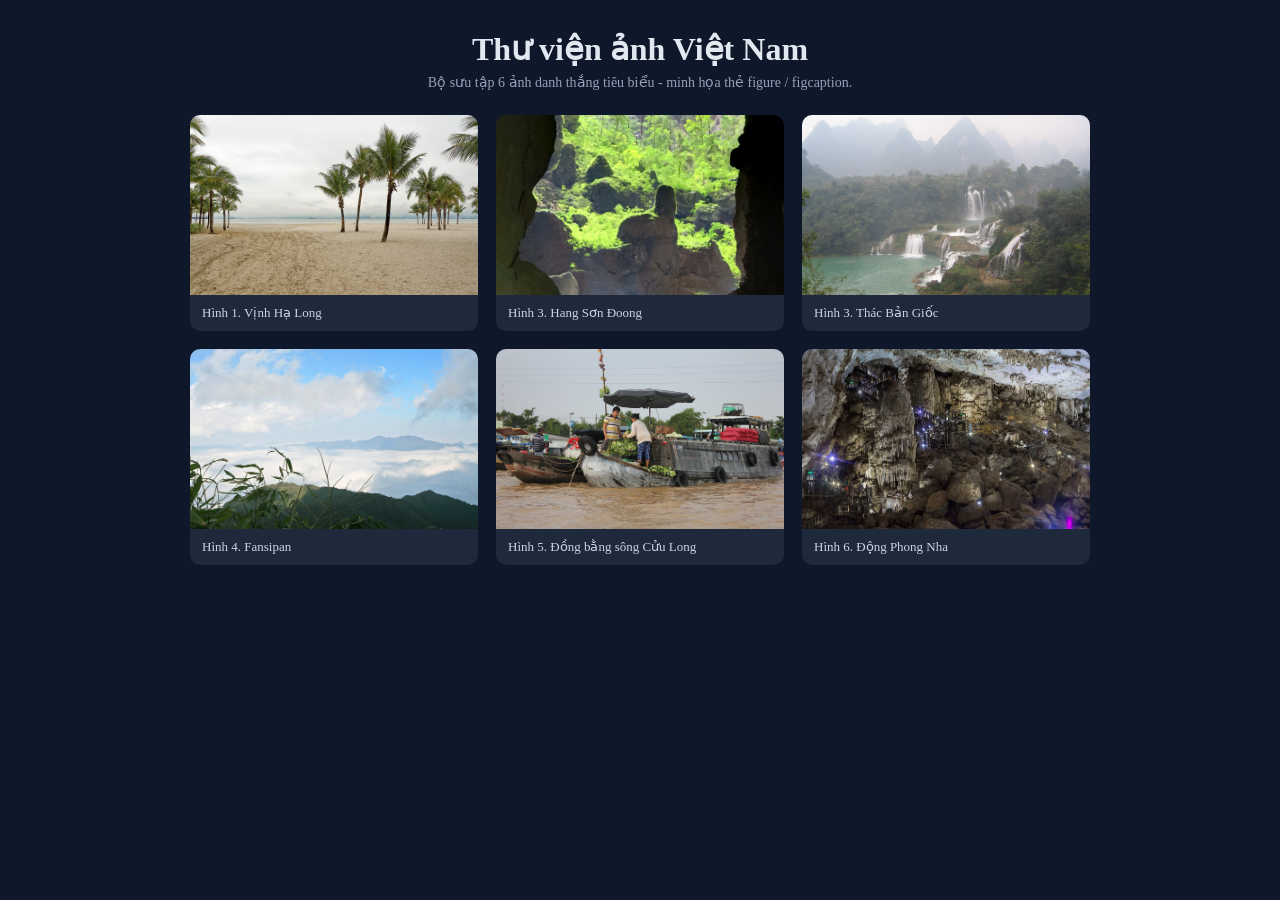
<file: Bai11_html/index.html>
<!DOCTYPE html>
<html lang="en">
<head>
    <meta charset="UTF-8">
    <meta name="viewport" content="width=device-width, initial-scale=1.0">
    <title>Bài 11 - Thư viện ảnh</title>
    <link rel="stylesheet" href="bai11.css">
</head>
<body>
    <header>
        <h1>Thư viện ảnh Việt Nam</h1>
        <p>Bộ sưu tập 6 ảnh danh thắng tiêu biểu - minh họa thẻ figure / figcaption.</p>
    </header>

    <main class="gallery">
        <figure>
            <img src="1-vinh-ha-long.jpg" alt="Vịnh Hạ Long">
            <figcaption>Hình 1. Vịnh Hạ Long</figcaption>
        </figure>
        <figure>
            <img src="2-son-doong.jpg" alt="Sơn-doong">
            <figcaption>Hình 3. Hang Sơn Đoong</figcaption>
        </figure>
        <figure>
            <img src="3-thac-ban-gioc.jpg" alt="Thác Bản Giốc">
            <figcaption>Hình 3. Thác Bản Giốc</figcaption>
        </figure>
        <figure>
            <img src="4-fansipan.jpg" alt="Fansipan">
            <figcaption>Hình 4. Fansipan</figcaption>
        </figure>
        <figure>
            <img src="5-mekong.jpg" alt="Đồng bằng sông Cửu Long">
            <figcaption>Hình 5. Đồng bằng sông Cửu Long</figcaption>
        </figure>
        <figure>
            <img src="6-phong-nha.jpg" alt="Động Phong Nha">
            <figcaption>Hình 6. Động Phong Nha</figcaption>
        </figure>
    </main>
</body>
</html>
</file>
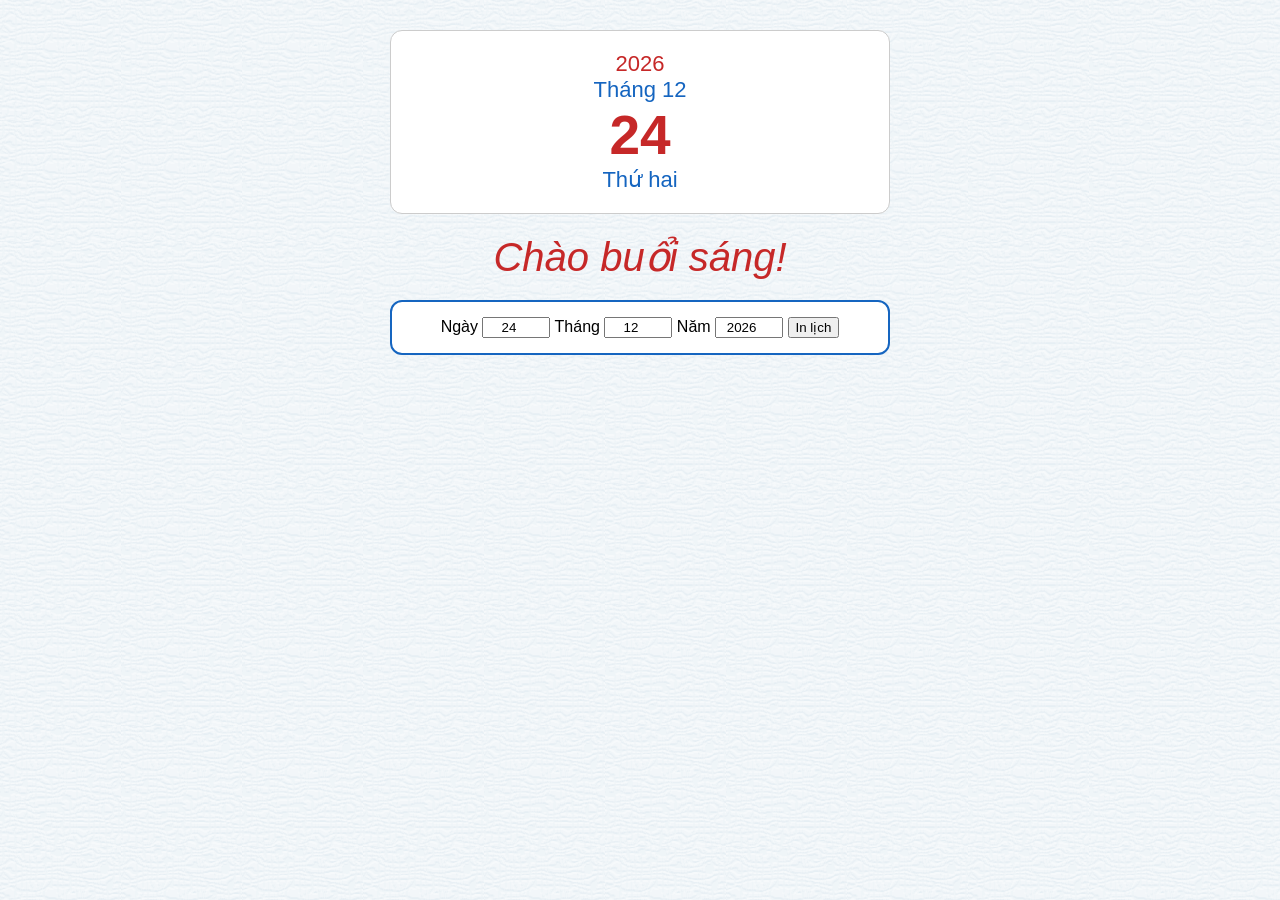
<file: BAi12_html/index.html>
<!DOCTYPE html>
<html lang="en">
<head>
  <meta charset="UTF-8">
  <meta name="viewport" content="width=device-width, initial-scale=1.0">
  <title>Bai12 - In lịch</title>
  <link rel="stylesheet" href="bai12.css">
</head>
<body>
    <div id="khung">
      <div id="olich">
        <div id="nam">2026</div>
        <div id="thang">Tháng 12</div>
        <div id="ngay">24</div>
        <div id="thu">Thứ hai</div>
      </div>
      <div id="loichao">Chào buổi sáng!</div>
      <div id="form">
        Ngày <input type="number" id="inNgay" value="24">
        Tháng <input type="number" id="inThang" value="12">
        Năm <input type="number" id="inNam" value="2026">
        <button id="btnIn">In lịch</button>
      </div>
    </div>
    <script src="bai12.js"></script>
</body>
</html>
</file>
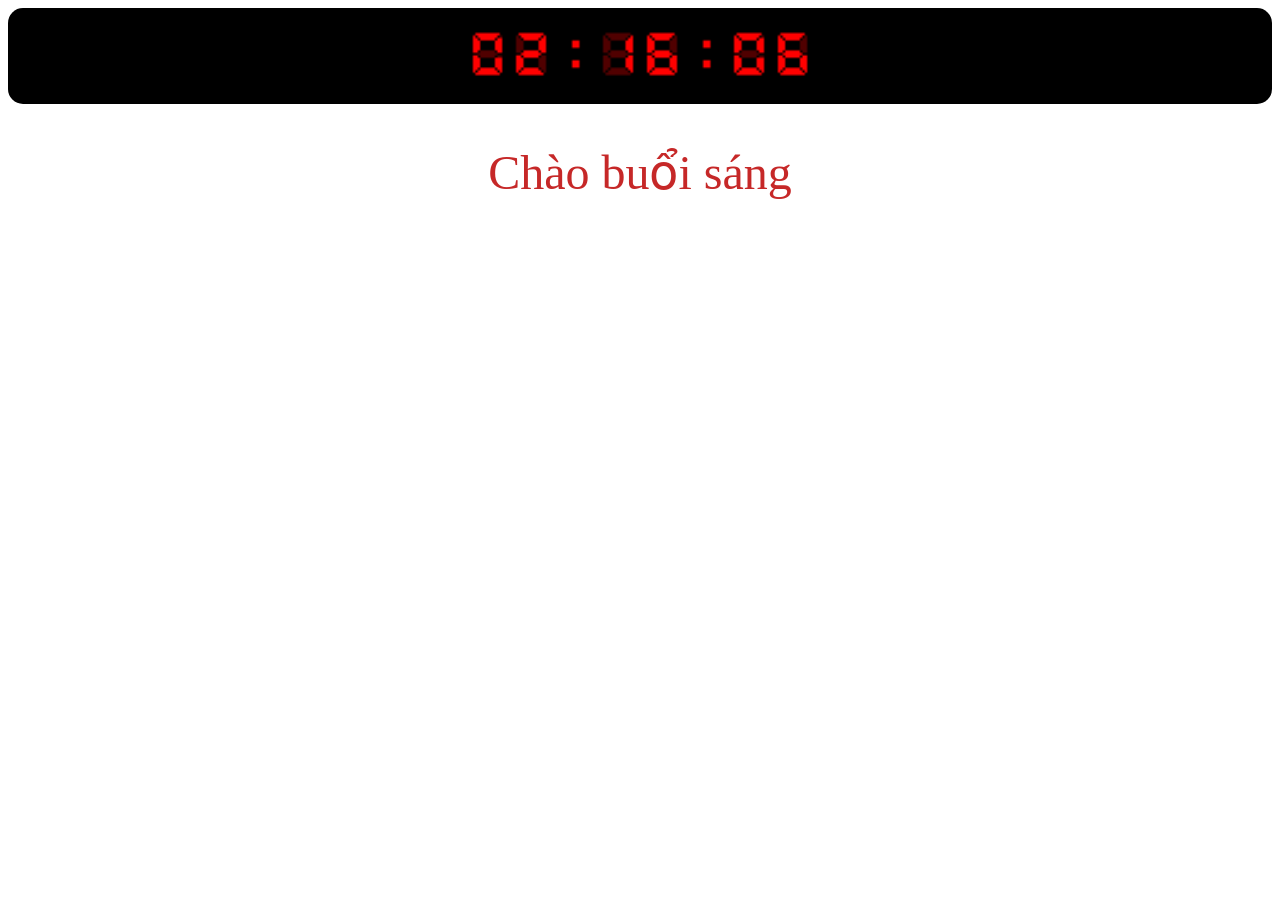
<file: Bai13_html/index.html>
<!DOCTYPE html>
<html lang="en">
<head>
    <meta charset="UTF-8">
    <meta name="viewport" content="width=device-width, initial-scale=1.0">
    <title>Bài 13 - Đồng hồ số</title>
    <link rel="stylesheet" href="bai13.css">
</head>
<body>
    <div id="dongho">
        <img src="00.gif" id="h1">
        <img src="00.gif" id="h2">
        <img src="haicham.gif">
        <img src="00.gif" id="m1">
        <img src="00.gif" id="m2">
        <img src="haicham.gif">
        <img src="00.gif" id="s1">
        <img src="00.gif" id="s2">
    </div>

    <div id="loichao">Chào buổi sáng</div>

    <script src="bai13.js"></script>
</body>
</html>
</file>
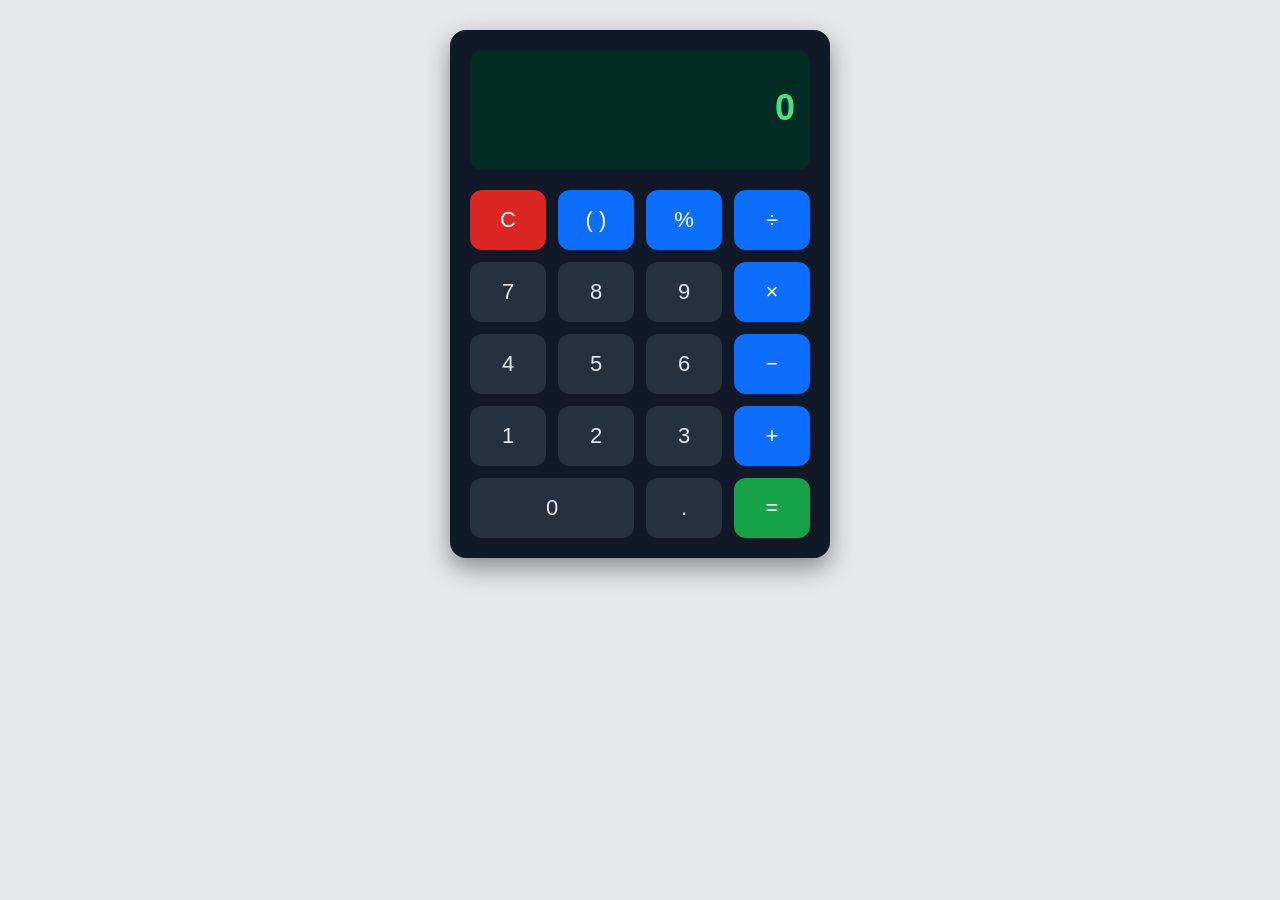
<file: Bai15_html/index.html>
<!DOCTYPE html>
<html lang="vi">
<head>
<meta charset="UTF-8">
<title>Bài 15 - Máy tính đơn giản</title>
<link rel="stylesheet" href="bai15.css">
</head>
<body>
  <div id="maytinh">
    <div id="manhinh">
      <div id="bieuthuc"></div>
      <div id="ketqua">0</div>
    </div>

    <div id="banphim">
      <button class="nut xoa">C</button>
      <button class="nut pheptinh">( )</button>
      <button class="nut pheptinh">%</button>
      <button class="nut pheptinh">÷</button>

      <button class="nut so">7</button>
      <button class="nut so">8</button>
      <button class="nut so">9</button>
      <button class="nut pheptinh">×</button>

      <button class="nut so">4</button>
      <button class="nut so">5</button>
      <button class="nut so">6</button>
      <button class="nut pheptinh">−</button>

      <button class="nut so">1</button>
      <button class="nut so">2</button>
      <button class="nut so">3</button>
      <button class="nut pheptinh">+</button>

      <button class="nut so rong">0</button>
      <button class="nut so">.</button>
      <button class="nut bang">=</button>
    </div>
  </div>

<script src="bai15.js"></script>
</body>
</html>
</file>
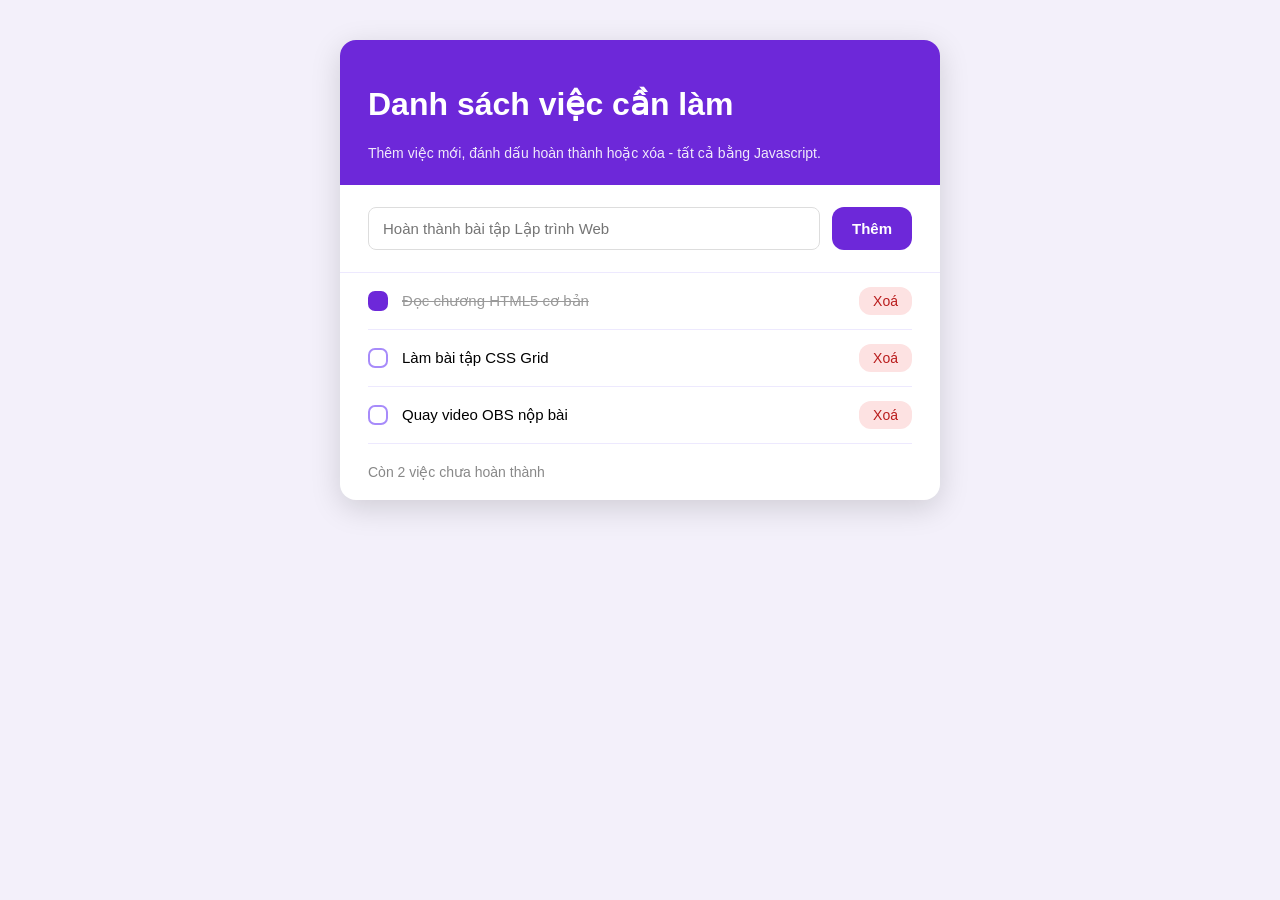
<file: Bai16_html/index.html>
<!DOCTYPE html>
<html lang="en">
<head>
    <meta charset="UTF-8">
    <meta name="viewport" content="width=device-width, initial-scale=1.0">
    <title>Bài 16 - Danh sách việc cần làm</title>
    <link rel="stylesheet" href="bai16.css">
</head>
<body>
    <div class="app">
        <div class="header">
            <h1>Danh sách việc cần làm</h1>
            <p>Thêm việc mới, đánh dấu hoàn thành hoặc xóa - tất cả bằng Javascript.</p>
        </div>

        <div class="form">
            <input type="text" id="input" placeholder="Hoàn thành bài tập Lập trình Web">
            <button id="btnThem">Thêm</button>
        </div>

        <ul id="list"></ul>
        <div class="footer" id="count"></div>
    </div>
    <script src="bai16.js"></script>
</body>
</html>
</file>
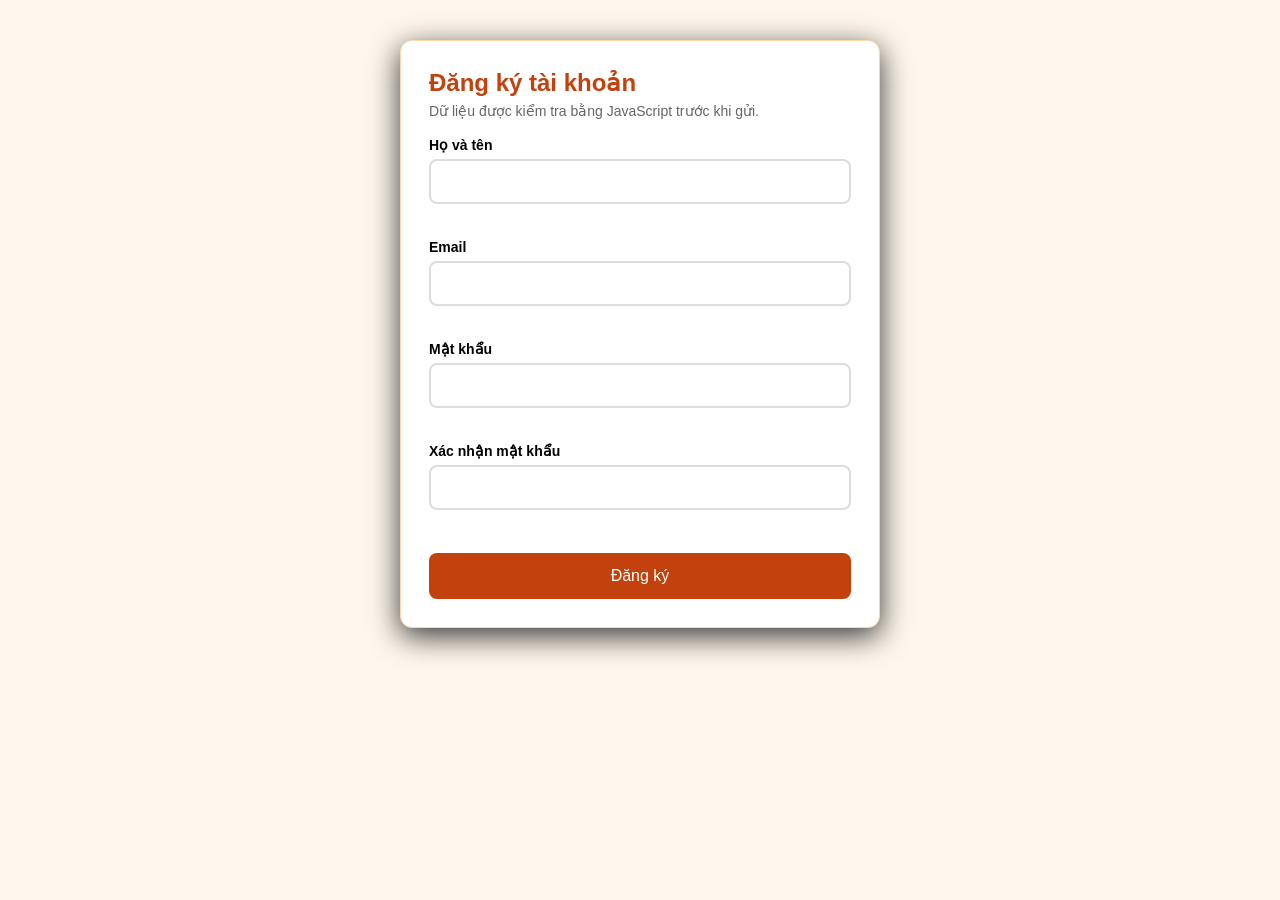
<file: Bai17_html/index.html>
<!DOCTYPE html>
<html lang="en">
<head>
    <meta charset="UTF-8">
    <meta name="viewport" content="width=device-width, initial-scale=1.0">
    <title>Bài 17  - Kiểm tra biểu mẫu</title>
    <link rel="stylesheet" href="bai17.css">
</head>
<body>
    <form id="form" class="form" novalidate>
        <h1>Đăng ký tài khoản</h1>
        <p class="mota">
            Dữ liệu được kiểm tra bằng JavaScript trước khi gửi.
        </p>

        <label for="hoten">Họ và tên</label>
        <input type="text" id="hoten">
        <div class="msg" id="mag-hoten"></div>

        <label for="">Email</label>
        <input type="text" id="email">
        <div class="msg" id="msg-email"></div>

        <label for="">Mật khẩu</label>
        <input type="text" id="matkhau">
        <div class="msg" id="msg-matkhau"></div>

        <label for="">Xác nhận mật khẩu</label>
        <input type="text" id="xacnhan">
        <div class="msg" id="msg-xacnhan"></div>

        <button type="submit">Đăng ký</button>

    </form>

    <script src="bai17.js"></script>
</body>
</html>
</file>
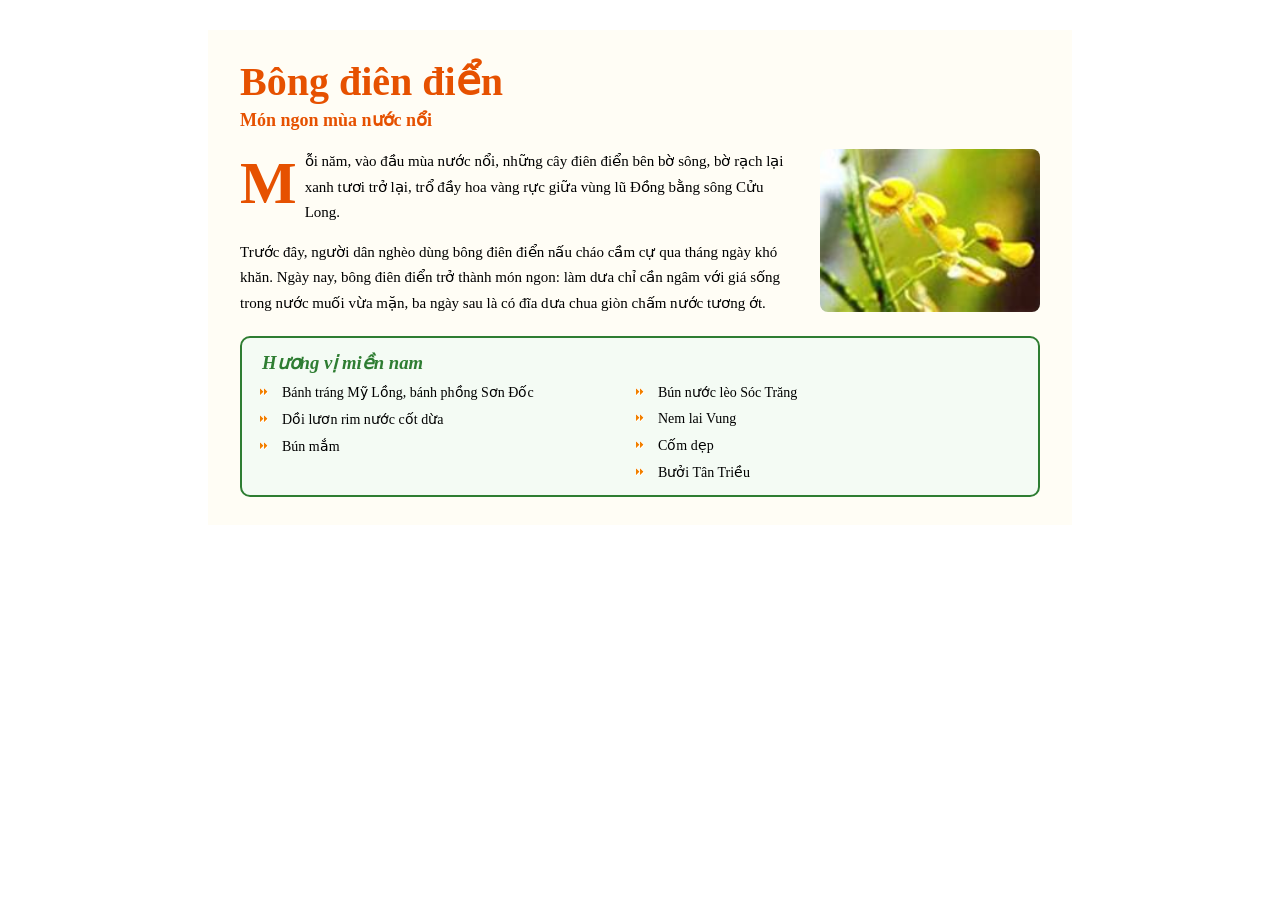
<file: Bai18_html/index.html>
<!DOCTYPE html>
<html lang="en">

<head>
    <meta charset="UTF-8">
    <meta name="viewport" content="width=device-width, initial-scale=1.0">
    <title>Bài 18 - Bông điên điển</title>
    <link rel="stylesheet" href="bai18.css">
</head>

<body>
    <div class="trang">
        <h1>Bông điên điển</h1>
        <h2>Món ngon mùa nước nổi</h2>

        <img src="Diendien.jpg" alt="Bông điên điển">

        <p class="dau">Mỗi năm, vào đầu mùa nước nổi, những cây điên điển bên bờ sông, bờ rạch lại xanh tươi trở lại,
            trổ đầy hoa vàng rực giữa vùng lũ Đồng bằng sông Cửu Long.</p>
        <p>Trước đây, người dân nghèo dùng bông điên điển nấu cháo cầm cự qua tháng ngày khó khăn. Ngày nay, bông điên
            điển trở thành món ngon: làm dưa chỉ cần ngâm với giá sống trong nước muối vừa mặn, ba ngày sau là có đĩa
            dưa chua giòn chấm nước tương ớt.</p>

        <div class="huongvi">
            <h3>Hương vị miền nam</h3>
            <ul>
                <li>Bánh tráng Mỹ Lồng, bánh phồng Sơn Đốc</li>
                <li>Dồi lươn rim nước cốt dừa</li>
                <li>Bún mắm</li>
                <li>Bún nước lèo Sóc Trăng</li>
                <li>Nem lai Vung</li>
                <li>Cốm dẹp</li>
                <li>Bưởi Tân Triều</li>
            </ul>
        </div>
    </div>
</body>

</html>
</file>
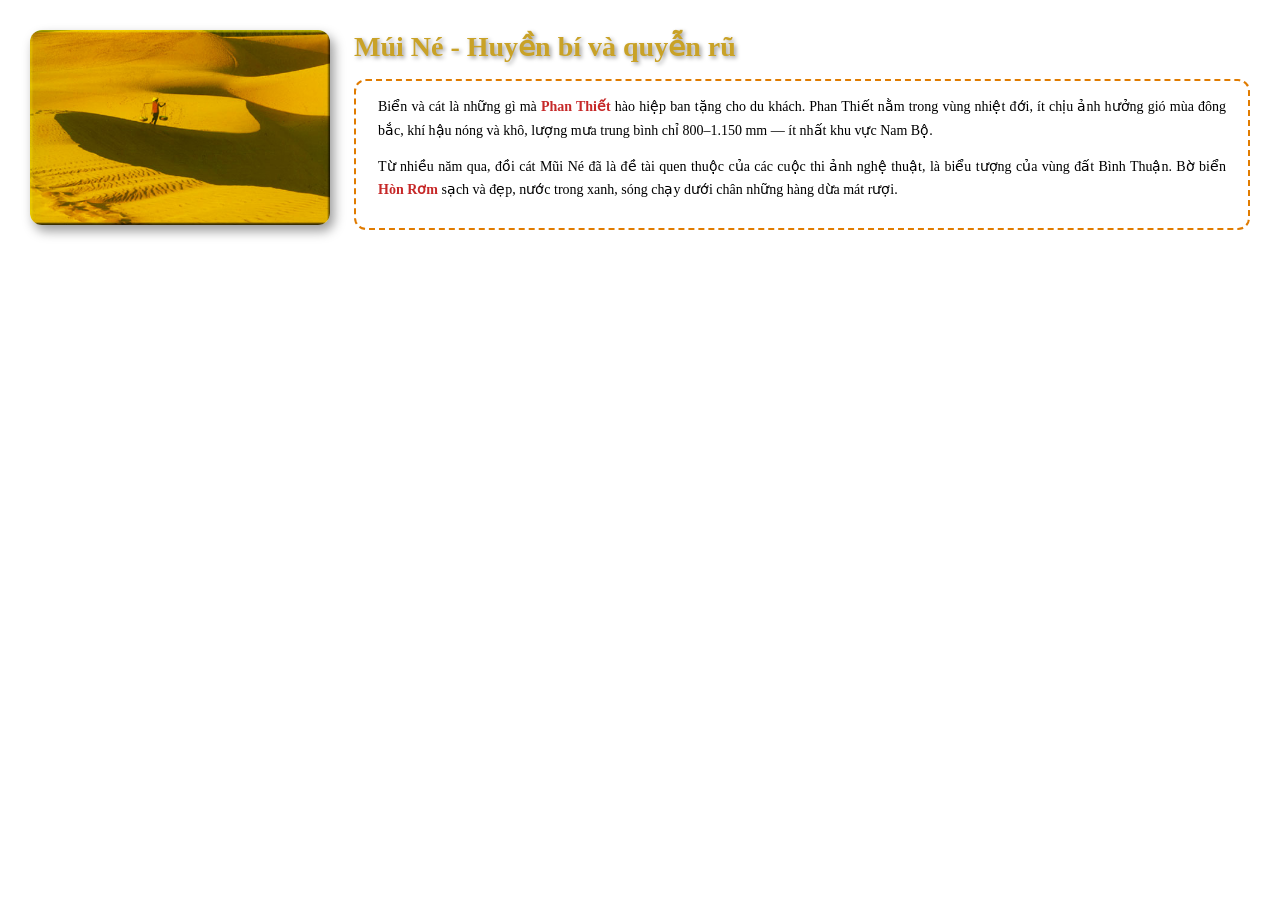
<file: Bai19_html/index.html>
<!DOCTYPE html>
<html lang="vi">
<head>
    <meta charset="UTF-8">
    <meta name="viewport" content="width=device-width, initial-scale=1.0">
    <title>Bài 19 -  Múi Né</title>
    <link rel="stylesheet" href="bai19.css">
</head>
<body>
    <div class="trang">
        <img src="muine.jpg" alt="Đồi cát Múi Né">

        <h1>Múi Né -  Huyền bí và quyễn rũ</h1>

        <div class="noidung">
            <p>Biển và cát là những gì mà <span class="nhan">Phan Thiết</span> hào hiệp ban tặng cho du khách. Phan Thiết nằm trong vùng nhiệt đới, ít chịu ảnh hưởng gió mùa đông bắc, khí hậu nóng và khô, lượng mưa trung bình chỉ 800–1.150 mm — ít nhất khu vực Nam Bộ.</p>
      <p>Từ nhiều năm qua, đồi cát Mũi Né đã là đề tài quen thuộc của các cuộc thi ảnh nghệ thuật, là biểu tượng của vùng đất Bình Thuận. Bờ biển <span class="nhan">Hòn Rơm</span> sạch và đẹp, nước trong xanh, sóng chạy dưới chân những hàng dừa mát rượi.</p>
        </div>
    </div>
</body>
</html>
</file>
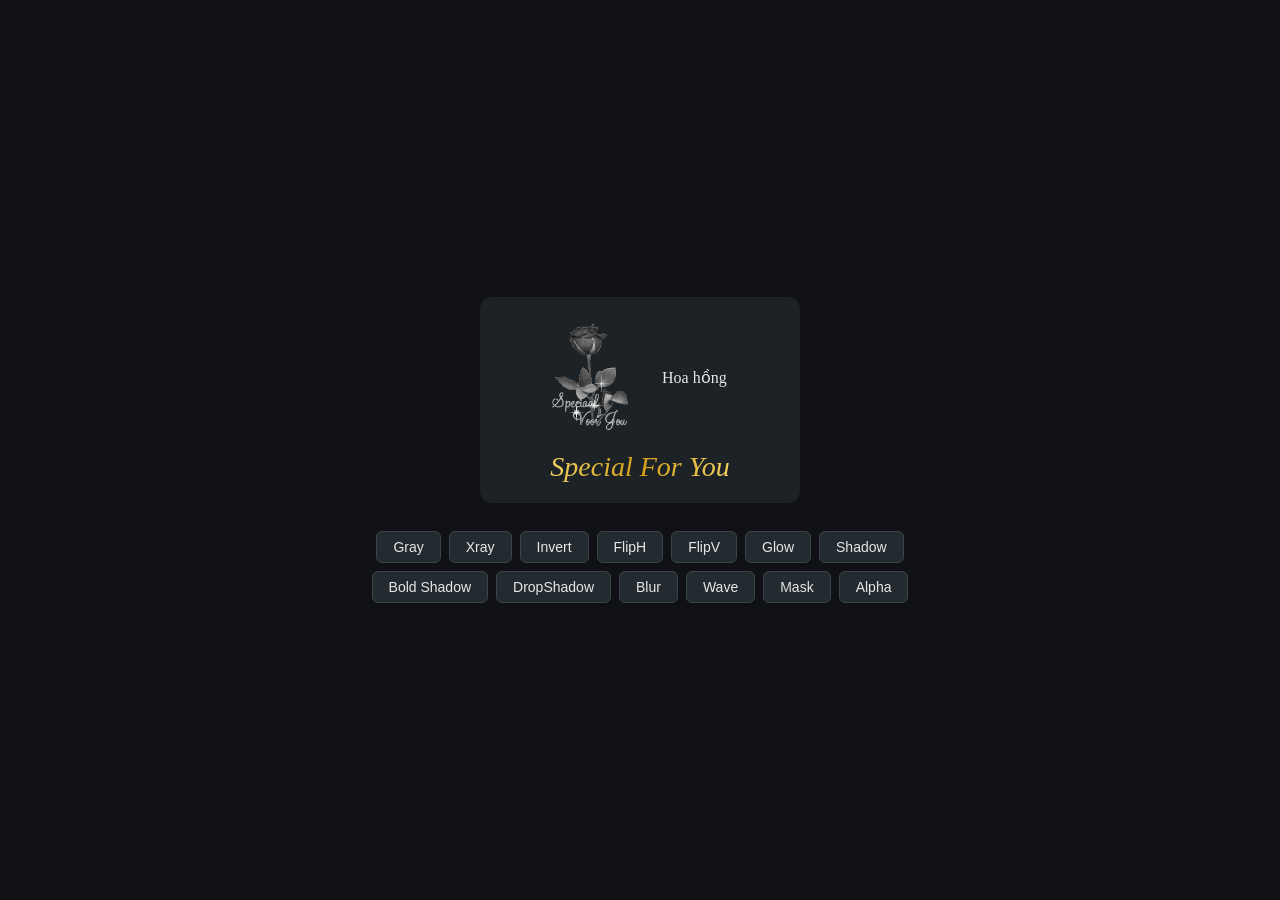
<file: Bai20_html/index.html>
<!DOCTYPE html>
<html lang="en">
<head>
    <meta charset="UTF-8">
    <meta name="viewport" content="width=device-width, initial-scale=1.0">
    <title>Bài 20</title>
    <link rel="stylesheet" href="bai20.css">
</head>
<body>
    <div class="frame">
        <div class="photo">
            <img src="hoahong.gif" alt="Hoa hồng" id="pic">
            <span>Hoa hồng</span>
        </div>
        <div class="caption">Special For You</div>
    </div>

    <div class="bar" id="bar"></div>

    <svg width="0" height="0" style="position:absolute" aria-hidden="true">
        <filter id="wave">
            <feTurbulence type="turbulence" baseFrequency="0.01 0.05" numOctaves="2" result="noise">
                <animate attributeName="baseFrequency" dur="4s" values="0.01 0.05; 0.02 0.08;0.01 0.05" repeatCount="inderfinite"/
>   
            </feTurbulence>
            <feDisplacementMap in="SourceGraphic" in2="noise" scale="12"/></feDisplacementMap>
        </filter>
    </svg>
    <script src="bai20.js"></script>
</body>
</html>
</file>
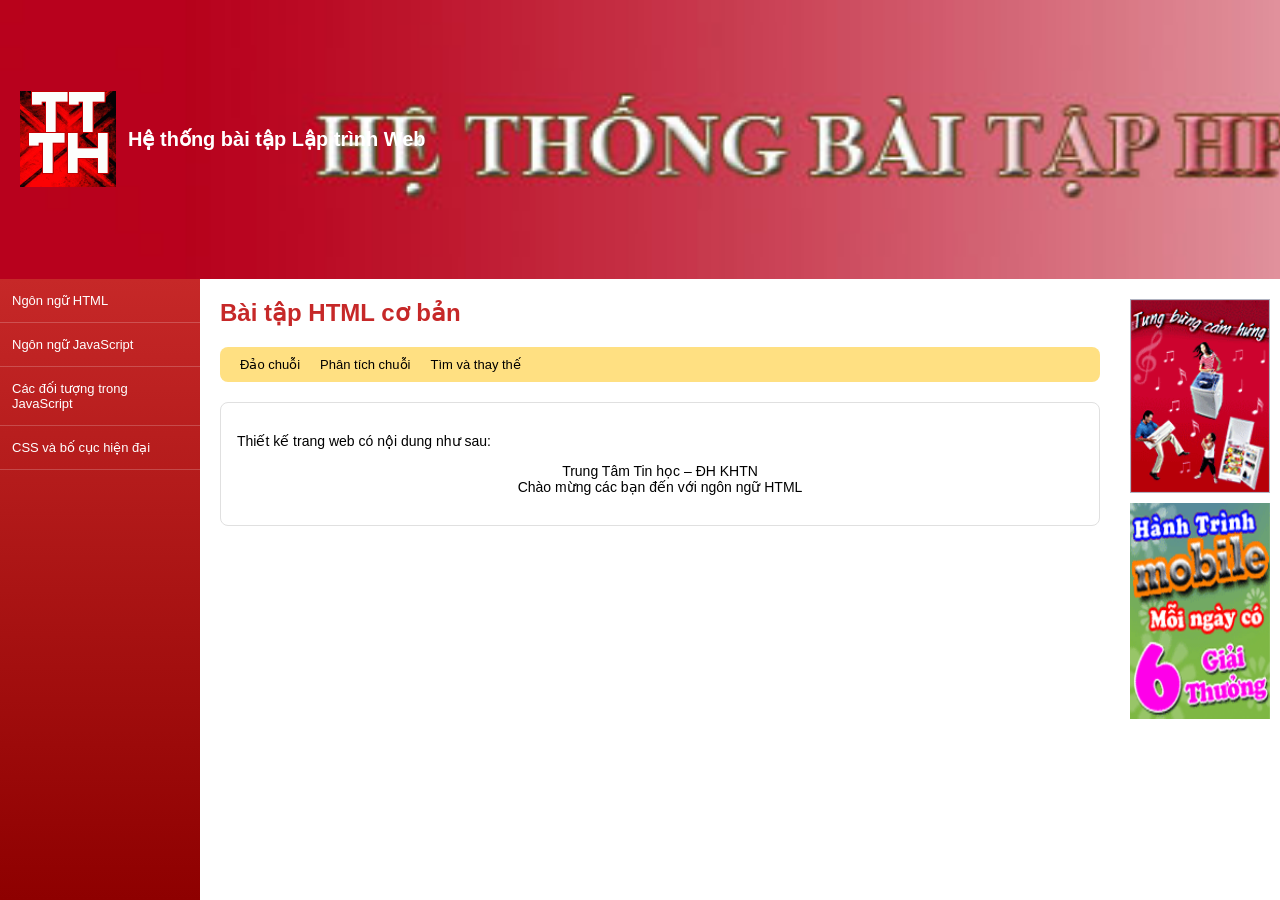
<file: Bai21_html/index.html>
<!DOCTYPE html>
<html lang="vi">
<head>
<meta charset="UTF-8">
<meta name="viewport" content="width=device-width, initial-scale=1">
<title>Bài 21 - Bố cục trang 4 vùng</title>
<link rel="stylesheet" href="bai21.css">
</head>
<body>
<div class="trang">
  <header class="banner">
    <img src="LogoTT.gif" alt="Logo">
    <h1>Hệ thống bài tập Lập trình Web</h1>
  </header>

  <nav class="menu">
    <a href="#">Ngôn ngữ HTML</a>
    <a href="#">Ngôn ngữ JavaScript</a>
    <a href="#">Các đối tượng trong JavaScript</a>
    <a href="#">CSS và bố cục hiện đại</a>
  </nav>

  <main class="noidung">
    <h2>Bài tập HTML cơ bản</h2>
    <ul class="menucon">
      <li>Đảo chuỗi</li>
      <li>Phân tích chuỗi</li>
      <li>Tìm và thay thế</li>
    </ul>
    <div class="hop">
      <p>Thiết kế trang web có nội dung như sau:</p>
      <p class="giua">Trung Tâm Tin học – ĐH KHTN<br>Chào mừng các bạn đến với ngôn ngữ HTML</p>
    </div>
  </main>

  <aside class="quangcao">
    <img src="Qcao01.gif" alt="Quảng cáo 1">
    <img src="Qcao02.gif" alt="Quảng cáo 2">
  </aside>
</div>
</body>
</html>
</file>
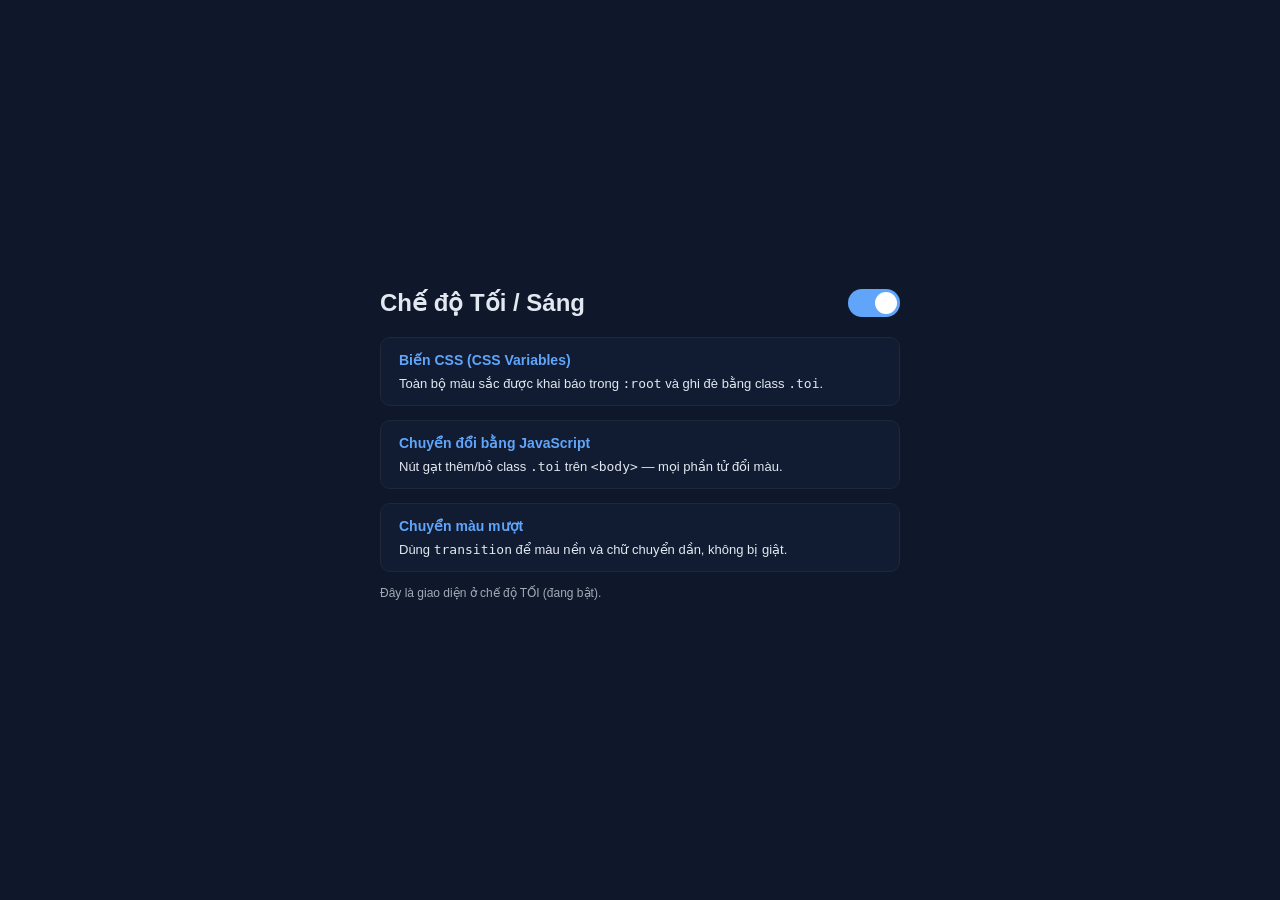
<file: Bai22_html/index.html>
<!DOCTYPE html>
<html lang="vi">
<head>
<meta charset="UTF-8">
<meta name="viewport" content="width=device-width, initial-scale=1">
<title>Bài 22 - Chế độ Sáng / Tối</title>
<link rel="stylesheet" href="bai22.css">
</head>
<body class="toi">
<div class="khung">
  <div class="dau">
    <h1>Chế độ Tối / Sáng</h1>
    <button id="nutgat" class="gat bat" aria-label="Đổi giao diện"></button>
  </div>

  <div class="the">
    <h3>Biến CSS (CSS Variables)</h3>
    <p>Toàn bộ màu sắc được khai báo trong <code>:root</code> và ghi đè bằng class <code>.toi</code>.</p>
  </div>

  <div class="the">
    <h3>Chuyển đổi bằng JavaScript</h3>
    <p>Nút gạt thêm/bỏ class <code>.toi</code> trên <code>&lt;body&gt;</code> — mọi phần tử đổi màu.</p>
  </div>

  <div class="the">
    <h3>Chuyển màu mượt</h3>
    <p>Dùng <code>transition</code> để màu nền và chữ chuyển dần, không bị giật.</p>
  </div>

  <p id="ghichu" class="ghichu">Đây là giao diện ở chế độ TỐI (đang bật).</p>
</div>
<script src="bai22.js"></script>
</body>
</html>
</file>
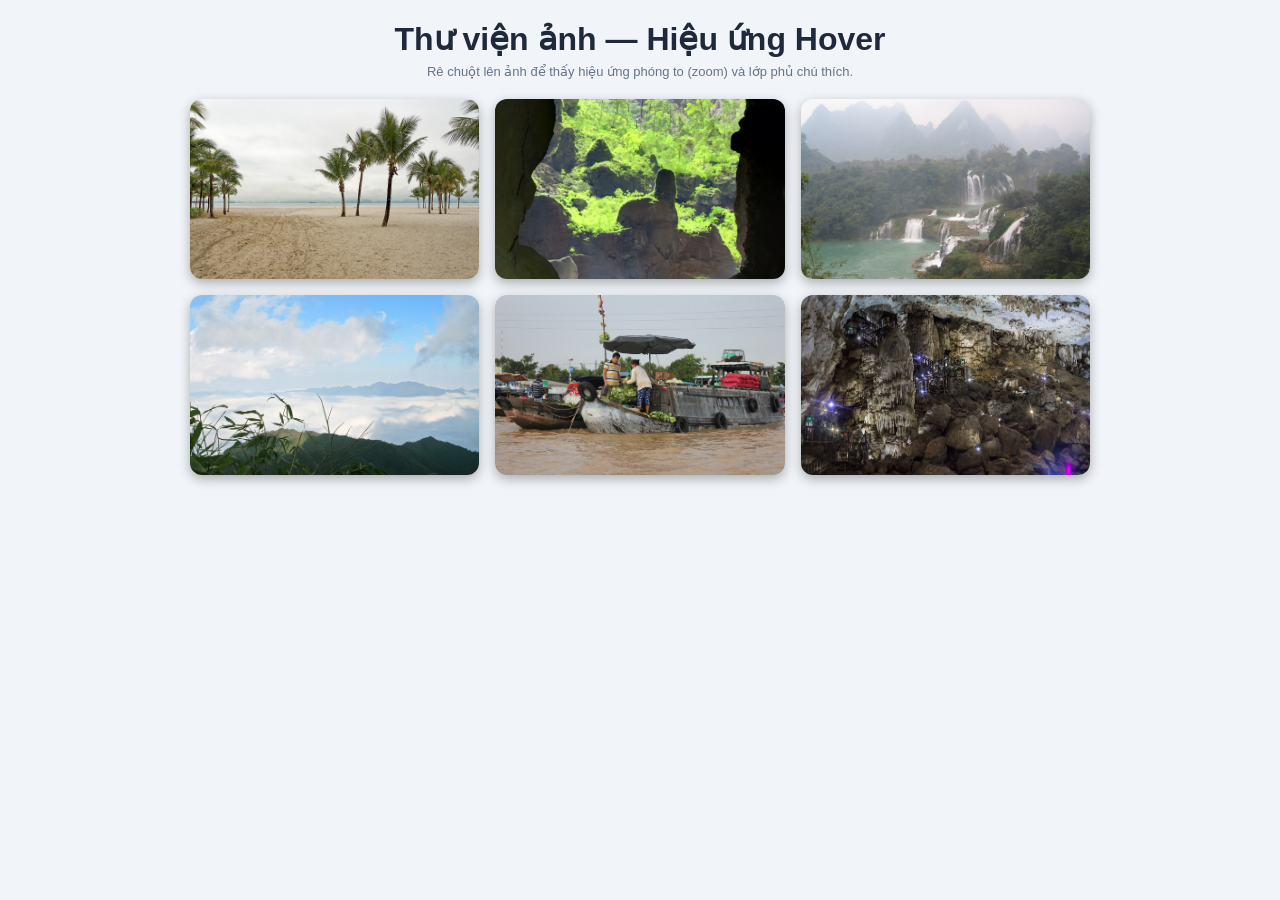
<file: Bai23_html/index.html>
<!DOCTYPE html>
<html lang="vi">
<head>
<meta charset="UTF-8">
<meta name="viewport" content="width=device-width, initial-scale=1">
<title>Bài 23 - Thư viện ảnh hiệu ứng Hover</title>
<link rel="stylesheet" href="bai23.css">
</head>
<body>
<div class="khung">
  <h1>Thư viện ảnh — Hiệu ứng Hover</h1>
  <p class="mota">Rê chuột lên ảnh để thấy hiệu ứng phóng to (zoom) và lớp phủ chú thích.</p>

  <div class="luoi">
    <div class="o">
      <img src="1-vinh-ha-long.jpg" alt="Vịnh Hạ Long">
      <div class="phu">Vịnh Hạ Long</div>
    </div>
    <div class="o">
      <img src="2-son-doong.jpg" alt="Hang Sơn Đoòng">
      <div class="phu">Hang Sơn Đoòng</div>
    </div>
    <div class="o">
      <img src="3-thac-ban-gioc.jpg" alt="Thác Bản Giốc">
      <div class="phu">Thác Bản Giốc</div>
    </div>
    <div class="o">
      <img src="4-fansipan.jpg" alt="Fansipan">
      <div class="phu">Fansipan</div>
    </div>
    <div class="o">
      <img src="5-mekong.jpg" alt="Đồng bằng sông Cửu Long">
      <div class="phu">Đồng bằng sông Cửu Long</div>
    </div>
    <div class="o">
      <img src="6-phong-nha.jpg" alt="Động Phong Nha">
      <div class="phu">Động Phong Nha</div>
    </div>
  </div>
</div>
</body>
</html>
</file>
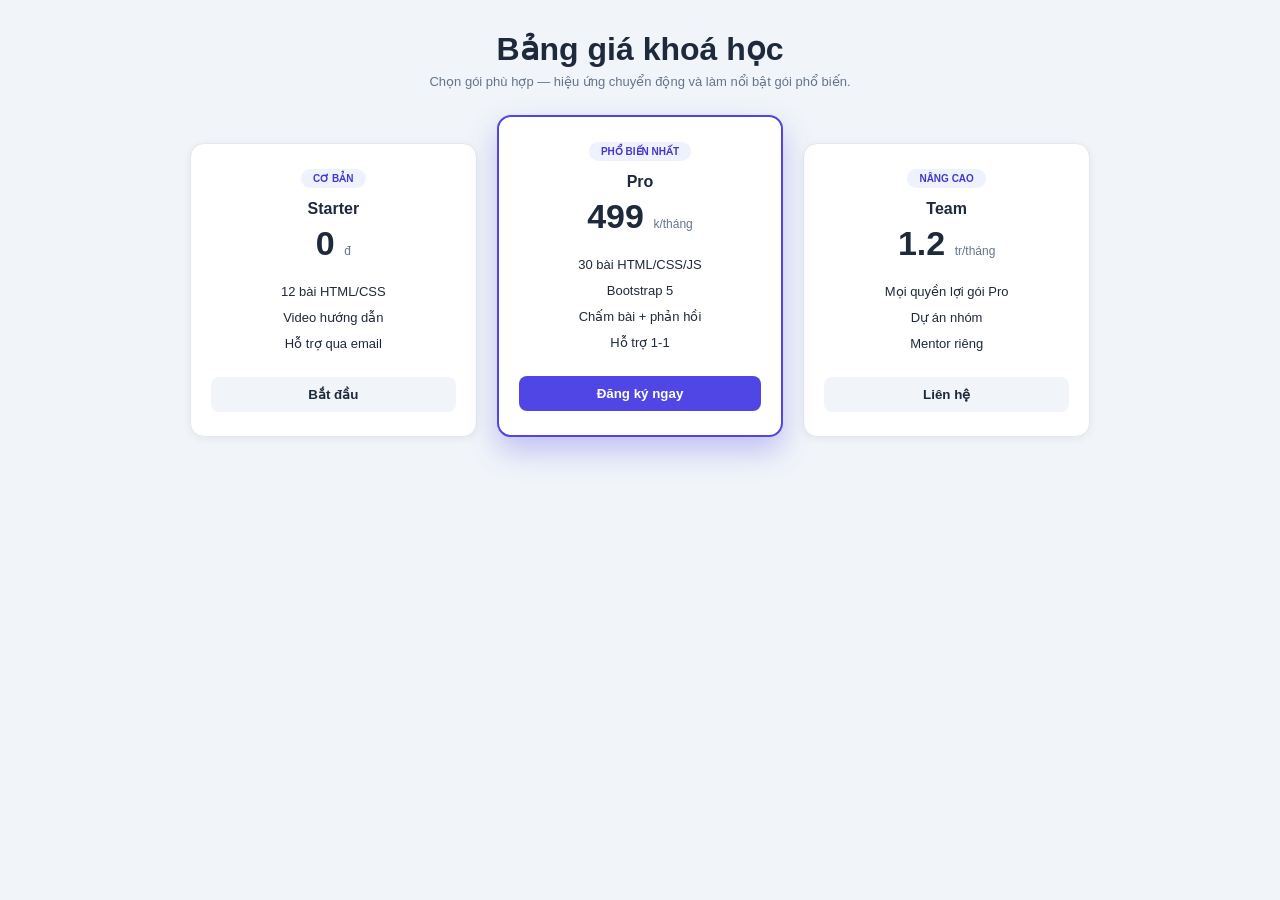
<file: Bai24_html/index.html>
<!DOCTYPE html>
<html lang="vi">
<head>
<meta charset="UTF-8">
<meta name="viewport" content="width=device-width, initial-scale=1">
<title>Bài 24 - Bảng giá 3 gói</title>
<link rel="stylesheet" href="bai24.css">
</head>
<body>
<div class="khung">
  <h1>Bảng giá khoá học</h1>
  <p class="mota">Chọn gói phù hợp — hiệu ứng chuyển động và làm nổi bật gói phổ biến.</p>

  <div class="luoi">
    <div class="goi">
      <span class="nhan">CƠ BẢN</span>
      <h2>Starter</h2>
      <p class="gia">0 <small>đ</small></p>
      <ul>
        <li>12 bài HTML/CSS</li>
        <li>Video hướng dẫn</li>
        <li>Hỗ trợ qua email</li>
      </ul>
      <button>Bắt đầu</button>
    </div>

    <div class="goi hot">
      <span class="nhan">PHỔ BIẾN NHẤT</span>
      <h2>Pro</h2>
      <p class="gia">499 <small>k/tháng</small></p>
      <ul>
        <li>30 bài HTML/CSS/JS</li>
        <li>Bootstrap 5</li>
        <li>Chấm bài + phản hồi</li>
        <li>Hỗ trợ 1-1</li>
      </ul>
      <button>Đăng ký ngay</button>
    </div>

    <div class="goi">
      <span class="nhan">NÂNG CAO</span>
      <h2>Team</h2>
      <p class="gia">1.2 <small>tr/tháng</small></p>
      <ul>
        <li>Mọi quyền lợi gói Pro</li>
        <li>Dự án nhóm</li>
        <li>Mentor riêng</li>
      </ul>
      <button>Liên hệ</button>
    </div>
  </div>
</div>
</body>
</html>
</file>
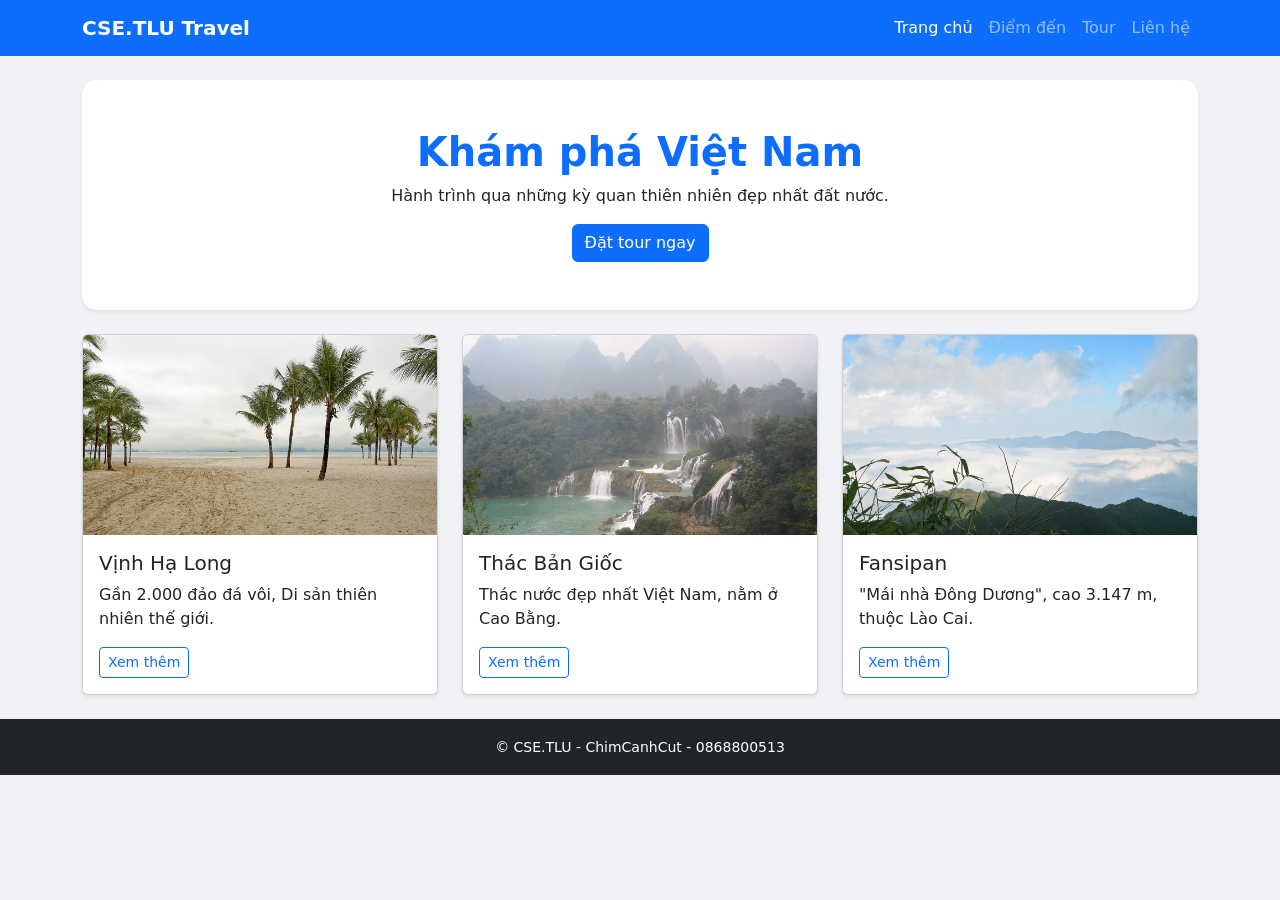
<file: Bai25_html/index.html>
<!DOCTYPE html>
<html lang="vi">
<head>
  <meta charset="UTF-8">
  <meta name="viewport" content="width=device-width, initial-scale=1">
  <title>Bài 25 - Trang du lịch</title>


  <link href="https://cdn.jsdelivr.net/npm/bootstrap@5.3.3/dist/css/bootstrap.min.css" rel="stylesheet">
  <!-- File CSS riêng -->
  <link rel="stylesheet" href="bai25.css">
</head>
<body>


  <nav class="navbar navbar-expand-md navbar-dark bg-primary">
    <div class="container">
      <a class="navbar-brand fw-bold" href="#">CSE.TLU Travel</a>

  
      <button class="navbar-toggler" type="button"
              data-bs-toggle="collapse" data-bs-target="#menu">
        <span class="navbar-toggler-icon"></span>
      </button>

      <div class="collapse navbar-collapse" id="menu">
        <ul class="navbar-nav ms-auto">
          <li class="nav-item"><a class="nav-link active" href="#">Trang chủ</a></li>
          <li class="nav-item"><a class="nav-link" href="#">Điểm đến</a></li>
          <li class="nav-item"><a class="nav-link" href="#">Tour</a></li>
          <li class="nav-item"><a class="nav-link" href="#">Liên hệ</a></li>
        </ul>
      </div>
    </div>
  </nav>

  <div class="container mt-4">
    <div class="hero text-center p-5 shadow-sm">
      <h1 class="text-primary fw-bold">Khám phá Việt Nam</h1>
      <p>Hành trình qua những kỳ quan thiên nhiên đẹp nhất đất nước.</p>
      <a href="#" class="btn btn-primary">Đặt tour ngay</a>
    </div>
  </div>

  <div class="container my-4">
    <div class="row g-4">

      <div class="col-md-4">
        <div class="card h-100 shadow-sm">
          <img src="1-vinh-ha-long.jpg" class="card-img-top" alt="Vịnh Hạ Long">
          <div class="card-body">
            <h5 class="card-title">Vịnh Hạ Long</h5>
            <p class="card-text">Gần 2.000 đảo đá vôi, Di sản thiên nhiên thế giới.</p>
            <a href="#" class="btn btn-outline-primary btn-sm">Xem thêm</a>
          </div>
        </div>
      </div>


      <div class="col-md-4">
        <div class="card h-100 shadow-sm">
          <img src="3-thac-ban-gioc.jpg" class="card-img-top" alt="Thác Bản Giốc">
          <div class="card-body">
            <h5 class="card-title">Thác Bản Giốc</h5>
            <p class="card-text">Thác nước đẹp nhất Việt Nam, nằm ở Cao Bằng.</p>
            <a href="#" class="btn btn-outline-primary btn-sm">Xem thêm</a>
          </div>
        </div>
      </div>

      <div class="col-md-4">
        <div class="card h-100 shadow-sm">
          <img src="4-fansipan.jpg" class="card-img-top" alt="Fansipan">
          <div class="card-body">
            <h5 class="card-title">Fansipan</h5>
            <p class="card-text">"Mái nhà Đông Dương", cao 3.147 m, thuộc Lào Cai.</p>
            <a href="#" class="btn btn-outline-primary btn-sm">Xem thêm</a>
          </div>
        </div>
      </div>

    </div>
  </div>


  <footer class="footer text-center py-3">
    <small>© CSE.TLU - ChimCanhCut - 0868800513</small>
  </footer>


  <script src="https://cdn.jsdelivr.net/npm/bootstrap@5.3.3/dist/js/bootstrap.bundle.min.js"></script>
</body>
</html>
</file>
<file: Bai11_html/bai11.css>
body{
    margin: 0;
    padding:  30px 20px ;
    background: #0f172a;
    color: #e2e8f0;
}

header{
    text-align: center;
    margin-bottom: 24px;
}

header h1{
    margin: 0 0 6px;
    color: #e2e8f0;
}

header p{
    margin: 0;
    font-size: 14px;
    color: #94a3b8;
}

.gallery{
    display: grid;
    grid-template-columns: repeat(3,1fr);
    gap: 18px;
    max-width: 900px;
    margin: 0 auto;
}

figure{
    margin: 0;
    background: #1e293b;
    border-radius: 10px;
    overflow: hidden;
}

figure img{
    display: block;
    width: 100%;
    height: 180px;
    object-fit: cover;
}

figcaption{
    padding: 10px 12px ;
    font-size: 13px;
    color: #cbd5e1;
}
</file>
<file: BAi12_html/bai12.css>
body{
  background: url("Nen.gif");
  font-family: Arial;
}

#khung{
  width: 500px;
  margin: 30px auto;
  text-align: center;
}

#olich{
  border: 1px solid #ccc;
  background:  white;
  border-radius:  12px;
  padding: 20px;
  margin-bottom: 20px;
}

#nam{color: #C62828; font-size: 22px;}
#thang{color: #1565C0; font-size: 22px;}
#ngay{color: #C62828; font-size: 55px; font-weight: bold;}
#thu{color: #1565C0; font-size: 22px;}

#loichao{
  color: #C62828;
  font-size: 40px;
  font-style: italic;
  margin-bottom: 40xp;
}

#form{
  border: 2px solid #1565C0;
  border-radius: 12px;
  background: white;
  padding: 15px;
  margin-top: 20px;
}

input{
  width: 60px;
  text-align: center;
}
</file>
<file: Bai13_html/bai13.css>
body {
  font-family: "Times New Roman", Arial, sans-serif;
}

#dongho {
  background: #000000;
  padding: 20px;
  border-radius: 15px;
  text-align: center;
}

#dongho img {
  height: 52px;
}

#loichao {
  color: #c62828;
  background: #FFFFFF;
  font-size: 48px;
  text-align: center;
  padding: 20px;
  margin-top: 20px;
  border-radius: 15px;
}
</file>
<file: Bai15_html/bai15.css>
body {
  font-family: Arial, sans-serif;
  background: #e5e7eb;
}

#maytinh {
  width: 340px;
  margin: 30px auto;
  padding: 20px;
  background: #111827;
  border-radius: 16px;
  box-shadow: 0 10px 25px rgba(0, 0, 0, 0.4);
}

#manhinh {
  background: #022c22;
  color: #4ade80;
  border-radius: 12px;
  padding: 15px;
  margin-bottom: 20px;
  height: 90px;
  text-align: right;
  overflow: hidden;
}

#bieuthuc {
  font-size: 16px;
  height: 22px;
  opacity: 0.7;
}

#ketqua {
  font-size: 36px;
  font-weight: bold;
  word-break: break-all;
}

#banphim {
  display: grid;
  grid-template-columns: repeat(4, 1fr);
  gap: 12px;
}

.nut {
  height: 60px;
  border: none;
  border-radius: 12px;
  font-size: 22px;
  cursor: pointer;
}

.so        { background: #25313f; color: #e5e7eb; }
.pheptinh  { background: #0d6efd; color: #FFFFFF; }
.bang      { background: #16a34a; color: #FFFFFF; }
.xoa       { background: #dc2626; color: #FFFFFF; }

.rong {
  grid-column: span 2;
}
</file>
<file: Bai16_html/bai16.css>
body{
    font-family: Arial, Helvetica, sans-serif;
    background: #f3f0fa;
    margin: 0;
    padding: 40px 0;
}

.app{
    width: 600px;
    max-width: 95%;
    margin: 0  auto;
    background: white;
    border-radius: 16px;
    box-shadow: 0 8px 30px rgba(0,0,0,0.15);
    overflow: hidden;
}

.header{
    background: #6d28d9;
    color: white;
    padding: 24px 28px ;
}

header h1{
    margin: 0 0 6px;
    font-size: 26px;
}

.header p{
    margin: 0;
    font-size: 14px;
    opacity: 0.9;
}

.form{
    display: flex;
    gap: 12px;
    padding: 22px 28px;
    border-bottom: 1px solid #ede9fe;
}

.form input{
    flex: 1;
    padding:  12px 14px;
    border: 1px solid #ddd  ;
    border-radius: 8px;
    font-size: 15px;
}

.form button{
    background: #6d28d9;
    color: white;
    border: none;
    padding: 0 20px;
    border-radius: 12px;
    font-size: 15px;
    font-weight: bold;
    cursor: pointer;
}

ul{
    list-style: none;
    margin: 0;
    padding: 0 28px;
}

li{
    display: flex;
    align-items: center;
    gap: 14px;
    padding:  14px 0; 
    border-bottom: 1px solid #ede9fe;
}

li input[type=checkbox]{
    appearance: none;
    width: 20px;
    height: 20px;
    border: 2px solid  #a78bfa;
    border-radius: 7px;
    cursor: pointer;
    margin: 0;
}

li input[type=checkbox]:checked{
    background: #6d28d9 ;
    border-color: #6d28d9;
}

li span{
    flex: 1;
    font-size: 15px;
    cursor: pointer;
}

li.done span{
    text-decoration: line-through;
    color: #999;
}

.xoa{
    background: #fde2e2;
    color: #b91c1c;
    border: none;
    padding: 6px 14px;
    border-radius: 12px ;
    font-size: 14px;
    cursor: pointer;
}

.footer{
    padding: 20px 28px;
    color: #888;
    font-size: 14px;
}
</file>
<file: Bai17_html/bai17.css>
body{
    font-family: Arial, Helvetica, sans-serif;
    background-color: #fff7ed;
    margin: 0;
    padding: 40px 0;
}

.form{
    width: 480px;
    max-width: 90%;
    margin: 0 auto;
    background: white;
    border: 1px solid #fed7aa;
    border-radius: 12px;
    padding: 28px;
    box-shadow: 0 8px 30px rgba(0,0,0,0.8);
    box-sizing: border-box;
}

.form h1{
    color: #c2410c;
    font-size: 24px;
    margin: 0 0 6px;
}

.mota{
    color: #666;
    font-size: 14px ;
    margin: 0 0 18px;
}

label{
    display: block;
    font-weight: bold;
    font-size: 14px;
    margin-top: 14px;
}

input{
    width: 100%;
    box-sizing: border-box;
    padding : 12px;
    margin-top: 6px;
    border: 2px solid #ddd;
    border-radius: 8px;
    font-size: 15px;
    outline: none;
}

input.loi{
    border-color: #dc2626;
    background: #fef2f2;
}

input.hople{
    border-color: #16a34a;
}

.msg{
    font-size: 12px;
    margin-top: 5px;
    min-height: 16px;
}

.msg.hople{
    color: #16a34a;
}

.msg.hople{
    color: #dc2626;
}

button{
    width: 100%;
    margin-top: 22px;
    padding: 14px;
    background: #c2410c;
    color: white;
    border: none;
    border-radius: 8px;
    font-size: 16px;
    cursor: pointer;
}
</file>
<file: Bai18_html/bai18.css>
body{
    background: white;
    margin: 0;
    padding: 30px;
}

.trang{
    max-width: 800px;
    margin: 0 auto;
    background: #fffdf5;
    padding:  28px 32px;
    overflow: hidden;
}

h1{
    color: #E65100;
    font-size: 40px ;
    margin: 0;
}

h2{
    color: #E65100;
    font-size: 18px;
    margin: 4px 0 18px;
}

p{
    line-height: 1.7;
    font-size: 15px;
    margin: 0 0 14px;
}

p.dau::first-letter{
    color: #E65100;
    font-size: 60px;
    font-weight: bold;
    float: left;
    line-height: 1;
    margin:  4px 8px 0 0;
}

img{
    float: right;
    width: 220px;
    margin: 0 0 12px 20px;
    border-radius: 8px;
}

.huongvi{
    clear: both;
    border: 2px solid #2E7D32;
    background: #f4fbf4;
    border-radius: 10px;
    padding: 14px 20px;
    margin-top: 20px;
}

.huongvi h3{
    color: #2E7D32;
    font-style: italic;
    margin: 0 0 10px;
}

.huongvi ul{
    columns: 2;
    margin: 0;
    padding-left: 20px;
    list-style-type: disc;
    list-style-image: url("icon_list_c.gif");
}

.huongvi li{
    font-size: 14px;
    margin-bottom: 10px;
}
</file>
<file: Bai19_html/bai19.css>
body{
    background: white;
    margin: 0;
    padding: 30px
}

img{
    float: left;
    width: 300px;
    margin:  0 24px 16px 0;
    border-radius:12px ;
    box-shadow: 4px 6px 12px rgba(0,0,0,0.4);
}

h1{
    color: #C9A227;
    font-size: 28px;
    margin:  0 0 16px;
    text-shadow: 2px 2px 4px rgba(0,0,0,0.4);
}

.noidung{
    overflow: hidden;
    border: 2px dashed #E07B00;
    border-radius: 12px;
    padding: 14px 22px;
}

p{
    font-size: 14px;
    line-height: 1.7;
    text-align: justify;
    margin: 0 0 12px;
}

.nhan{
    color: #C62828;
    font-weight: bold;
}
</file>
<file: Bai20_html/bai20.css>
*{
    box-sizing: border-box;
}

body{
    min-height: 100vh;
    margin: 0;
    color: #e6e6e6;
    background: #0f1115;
    display: flex;
    flex-direction: column;
    align-items: center;
    justify-content: center;
    gap: 28px;
    padding: 24px;
}

.frame{
    background: #1c2226;
    border-radius: 12px;
    padding: 20px 56px;
    text-align: center;
    min-width: 320px;
}

.photo{
    display: flex;
    align-items: center;
    gap: 6px;
    margin-bottom: 14px;
    text-align: left;
}

.photo img{
    width: 120px;
    height: 120px;
    object-fit: cover;
    filter: grayscale(1);
    transition: filter .3s, transform .3s, opacity .3s;
}

.photo span{
    font-size: 16px;
}

.caption {
    font-size: 28px;
    font-style: italic;
    font-weight: 500;
    background: linear-gradient(90deg, #f5d76e, #d4a017, #f5d76e);
    -webkit-background-clip: text;
    background-clip: text;
    color: transparent;
}

.bar{
    display: flex;
    flex-wrap: wrap;
    justify-content: center;
    gap: 8px;
    max-width: 620px;
}

.bar button{
    background: #232b30;
    color: #e6e6e6;;
    border: 1px solid #3a444b;
    border-radius: 6px;
    padding: 7px 16px;
    font-size: 14px;
    cursor: pointer;
    transition: backgournd .2s;
}

.bar button:hover{background: #2e383e;}
.bar button:focus-visible{
    outline: 2px solid #0d6efd;
    outline-offset: 2px;
}

.bar button.active{
    background: #0d6efd;
    background-color: #0d6efd;
    color: white;
}
</file>
<file: Bai21_html/bai21.css>
* {
  box-sizing: border-box;
}

body {
  margin: 0;
  font-family: Arial, sans-serif;
  background: #ffffff;
}

.trang {
  display: grid;
  grid-template-columns: 200px 1fr 160px;
  grid-template-areas:
    "banner banner banner"
    "menu noidung quangcao";
  min-height: 100vh;
}

.banner {
  grid-area: banner;
  background-color: #C62828;
  background-image: url("Nen_banner.jpg");
  background-size: cover;
  display: flex;
  align-items: center;
  gap: 12px;
  padding: 16px 20px;
  color: #ffffff;
}

.banner h1 {
  margin: 0;
  font-size: 20px;
}

.menu {
  grid-area: menu;
  background: linear-gradient(#C62828, #8E0000);
}

.menu a {
  display: block;
  padding: 14px 12px;
  color: #ffffff;
  text-decoration: none;
  font-size: 13px;
  border-bottom: 1px solid rgba(255, 255, 255, 0.2);
}

.menu a:hover {
  background: rgba(0, 0, 0, 0.2);
}

.noidung {
  grid-area: noidung;
  background: #ffffff;
  padding: 20px;
}

.noidung h2 {
  margin-top: 0;
  color: #C62828;
}

.menucon {
  background: #FFE082;
  border-radius: 8px;
  padding: 10px 20px;
  margin: 0 0 20px 0;
  list-style: none;
  display: flex;
  gap: 20px;
  font-size: 13px;
}

.hop {
  border: 1px solid #e0e0e0;
  border-radius: 8px;
  padding: 16px;
  font-size: 14px;
}

.giua {
  text-align: center;
}

.quangcao {
  grid-area: quangcao;
  padding: 20px 10px;
}

.quangcao img {
  display: block;
  width: 100%;
  margin-bottom: 10px;
}
</file>
<file: Bai22_html/bai22.css>
:root {
  --nen: #f1f5f9;
  --chu: #0f172a;
  --the: #ffffff;
  --vien: #cbd5e1;
  --nhan: #2563eb;
}

body.toi {
  --nen: #0f172a;
  --chu: #e2e8f0;
  --the: #111c33;
  --vien: #1e293b;
  --nhan: #60a5fa;
}

* {
  box-sizing: border-box;
}

body {
  margin: 0;
  min-height: 100vh;
  display: flex;
  justify-content: center;
  align-items: center;
  padding: 20px;
  font-family: Arial, sans-serif;
  background: var(--nen);
  color: var(--chu);
  transition: background 0.4s, color 0.4s;
}

.khung {
  width: 100%;
  max-width: 520px;
}

.dau {
  display: flex;
  justify-content: space-between;
  align-items: center;
  margin-bottom: 20px;
}

h1 {
  margin: 0;
  font-size: 24px;
  color: var(--chu);
  transition: color 0.4s;
}

.the {
  background: var(--the);
  border: 1px solid var(--vien);
  border-radius: 10px;
  padding: 14px 18px;
  margin-bottom: 14px;
  transition: background 0.4s, border-color 0.4s;
}

.the h3 {
  margin: 0 0 8px 0;
  font-size: 14px;
  color: var(--nhan);
  transition: color 0.4s;
}

.the p {
  margin: 0;
  font-size: 13px;
}

code {
  font-family: Consolas, monospace;
}

.ghichu {
  font-size: 12px;
  opacity: 0.7;
}

.gat {
  width: 52px;
  height: 28px;
  border: none;
  border-radius: 14px;
  background: #2563eb;
  position: relative;
  cursor: pointer;
  transition: background 0.3s;
}

.gat::after {
  content: "";
  position: absolute;
  top: 3px;
  left: 3px;
  width: 22px;
  height: 22px;
  border-radius: 50%;
  background: #ffffff;
  transition: left 0.3s;
}

.gat.bat {
  background: #60a5fa;
}

.gat.bat::after {
  left: 27px;
}
</file>
<file: Bai23_html/bai23.css>
*{
    box-sizing: border-box;
}

body{
    margin: 0;
    padding: 20px;
    font-family: Arial, Helvetica, sans-serif;
    background: #f1f5f9;
}

.khung{
    max-width: 900px;
    margin: 0 auto;
}

h1{
    text-align: center;
    margin: 0 0 6px 0 ;
    color: #1e293b;
}

.mota{
    text-align: center;
    margin: 0 0 20px 0;
    font-size: 13px;
    color: #64748b;
}

.luoi{
    display: grid;
    grid-template-columns: repeat(3,1fr);
    gap :16px
}

.o{
    position: relative;
    height: 180px;
    overflow: hidden;
    border-radius: 12px;
    box-shadow: 0 4px 12px rgba(0, 0, 0, 0.3);
}

.o img{
    width: 100%;
    height: 100%;
    object-fit: cover;
    display: block;
    transition: transform 0.4s;
}

.o::hover img{
    transform: scale(1.12);
}

.phu{
    position: absolute;
    left: 0;
    right: 0;
    bottom: 0;
    padding: 30px 12px 10px 12px;
    background: linear-gradient(transparent, #000000);
    color: white;
    font-size: 13px;
    opacity: 0;
    transition: opacity 0.4s;
}

.o:hover .phu{
opacity: 1;
}
</file>
<file: Bai24_html/bai24.css>
* {
  box-sizing: border-box;
}

body {
  margin: 0;
  padding: 30px 20px;
  font-family: Arial, sans-serif;
  background: #f1f5f9;
  color: #1e293b;
}

.khung {
  max-width: 900px;
  margin: 0 auto;
}

h1 {
  text-align: center;
  margin: 0 0 6px 0;
}

.mota {
  text-align: center;
  margin: 0 0 40px 0;
  font-size: 13px;
  color: #64748b;
}

.luoi {
  display: grid;
  grid-template-columns: repeat(3, 1fr);
  gap: 20px;
  align-items: center;
}

.goi {
  background: #ffffff;
  border: 1px solid #e2e8f0;
  border-radius: 14px;
  padding: 24px 20px;
  text-align: center;
  box-shadow: 0 2px 8px rgba(0, 0, 0, 0.06);
  transition: transform 0.3s, box-shadow 0.3s;
}

.goi:hover {
  transform: translateY(-6px);
  box-shadow: 0 10px 24px rgba(0, 0, 0, 0.12);
}

.nhan {
  display: inline-block;
  background: #eef2ff;
  color: #4338ca;
  border-radius: 20px;
  padding: 4px 12px;
  font-size: 10px;
  font-weight: bold;
}

.goi h2 {
  margin: 12px 0 6px 0;
  font-size: 16px;
}

.gia {
  margin: 0 0 16px 0;
  font-size: 34px;
  font-weight: bold;
  color: #1e293b;
}

.gia small {
  font-size: 12px;
  font-weight: normal;
  color: #64748b;
}

.goi ul {
  list-style: none;
  padding: 0;
  margin: 0 0 20px 0;
  font-size: 13px;
  line-height: 2;
}

.goi button {
  width: 100%;
  padding: 10px;
  border: none;
  border-radius: 8px;
  background: #f1f5f9;
  color: #1e293b;
  font-weight: bold;
  cursor: pointer;
}

.goi button:hover {
  background: #e2e8f0;
}

.hot {
  border: 2px solid #4f46e5;
  transform: translateY(-14px);
  box-shadow: 0 14px 30px rgba(79, 70, 229, 0.3);
}

.hot:hover {
  transform: translateY(-20px);
  box-shadow: 0 18px 36px rgba(79, 70, 229, 0.4);
}

.hot button {
  background: #4f46e5;
  color: #ffffff;
}

.hot button:hover {
  background: #4338ca;
}
</file>
<file: Bai25_html/bai25.css>
body{
    background-color: #f0f2f5;
}

.hero{
    background-color: white;
    border-radius: 15px;
}

.card img{
    height: 200px;
    object-fit: cover;
}

.footer{
    background-color: #212529;
    color: white;
}
</file>
